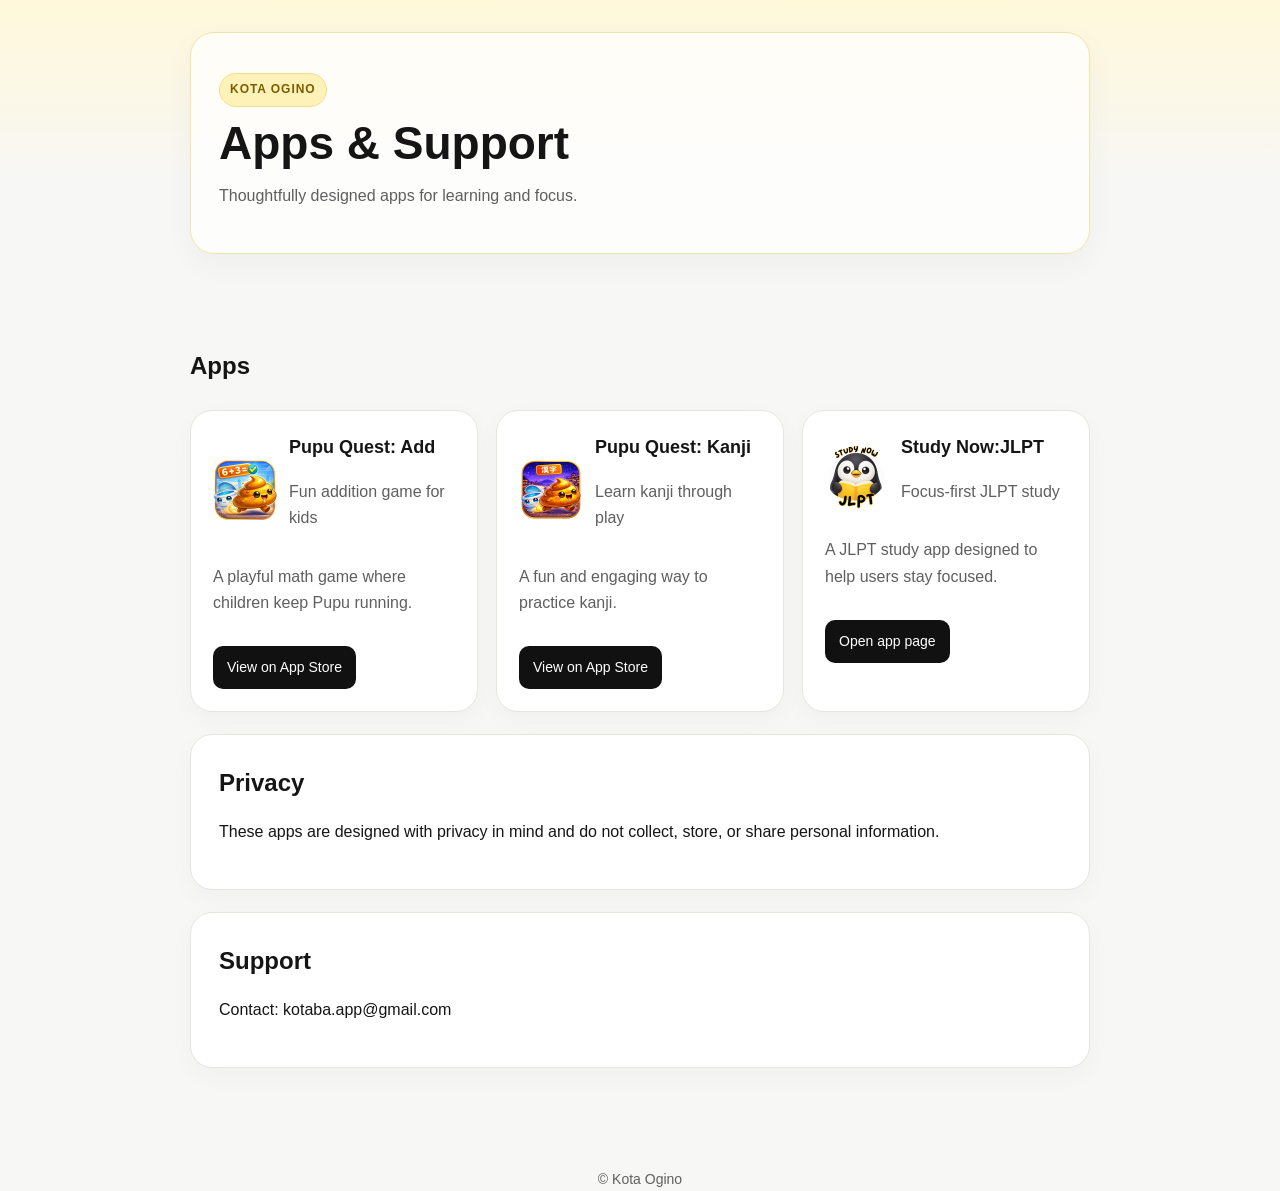
<file: index.html>
<!DOCTYPE html>
<html lang="en">
<head>
  <meta charset="utf-8" />
  <meta name="viewport" content="width=device-width, initial-scale=1" />
  <title>Kota Ogino | Apps</title>
  <link rel="stylesheet" href="style.css" />
</head>
<body>

<header class="hero">
  <div class="container">
    <div class="hero-card">
      <p class="eyebrow">Kota Ogino</p>
      <h1>Apps & Support</h1>
      <p class="hero-copy">
        Thoughtfully designed apps for learning and focus.
      </p>
    </div>
  </div>
</header>

<main class="container">

  <!-- APPS -->
  <section class="section">
    <h2>Apps</h2>

    <div class="app-grid">

      <article class="app-card">
        <div class="app-top">
          <img src="pupuadd.png" class="app-icon-image" />
          <div>
            <h3>Pupu Quest: Add</h3>
            <p class="app-tagline">Fun addition game for kids</p>
          </div>
        </div>
        <p class="app-desc">A playful math game where children keep Pupu running.</p>
        <a class="btn btn-primary" href="https://apps.apple.com/jp/app/pupu-quest-add/id6758855396?l=en-US">View on App Store</a>
      </article>

      <article class="app-card">
        <div class="app-top">
          <img src="pupukanji.png" class="app-icon-image" />
          <div>
            <h3>Pupu Quest: Kanji</h3>
            <p class="app-tagline">Learn kanji through play</p>
          </div>
        </div>
        <p class="app-desc">A fun and engaging way to practice kanji.</p>
        <a class="btn btn-primary" href="https://apps.apple.com/jp/app/pupu-quest-elementary-kanji/id6759417474?l=en-US">View on App Store</a>
      </article>

      <article class="app-card">

  <div class="app-top">
    <img src="studynow.png" class="app-icon-image" />
    <div>
      <h3>Study Now:JLPT</h3>
      <p class="app-tagline">Focus-first JLPT study</p>
    </div>
  </div>
      
  <p class="app-desc">
    A JLPT study app designed to help users stay focused.
  </p>
      
  <a class="btn btn-primary" href="study-now-jlpt.html">
    Open app page
  </a>
      </article>
    </div>
  </section>
  <!-- PRIVACY -->
<section class="section legal">
  <h2>Privacy</h2>
  <p>
    These apps are designed with privacy in mind and do not collect,
    store, or share personal information.
  </p>
</section>

  <!-- SUPPORT -->
  <section class="section legal">
    <h2>Support</h2>
    <p>Contact: kotaba.app@gmail.com</p>
  </section>

</main>

<footer class="footer">
  © Kota Ogino
</footer>

</body>
</html>
</file>
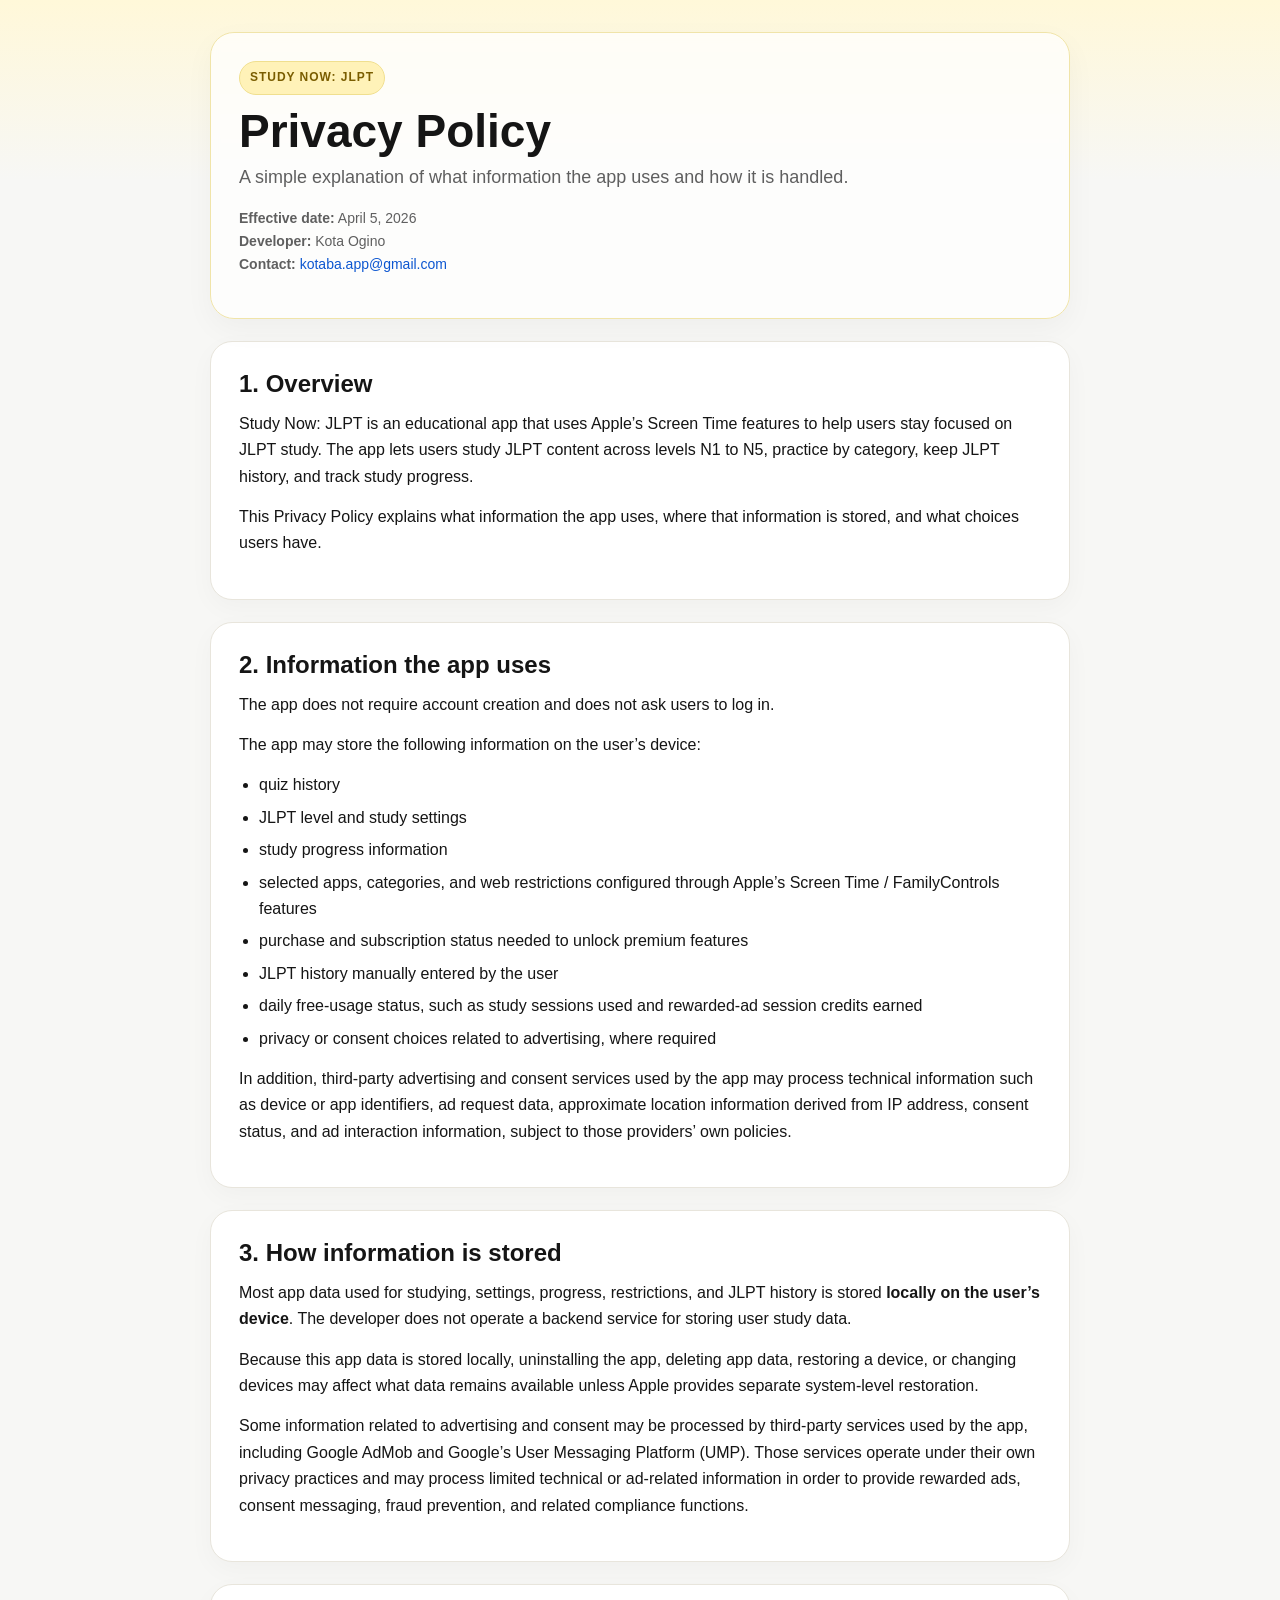
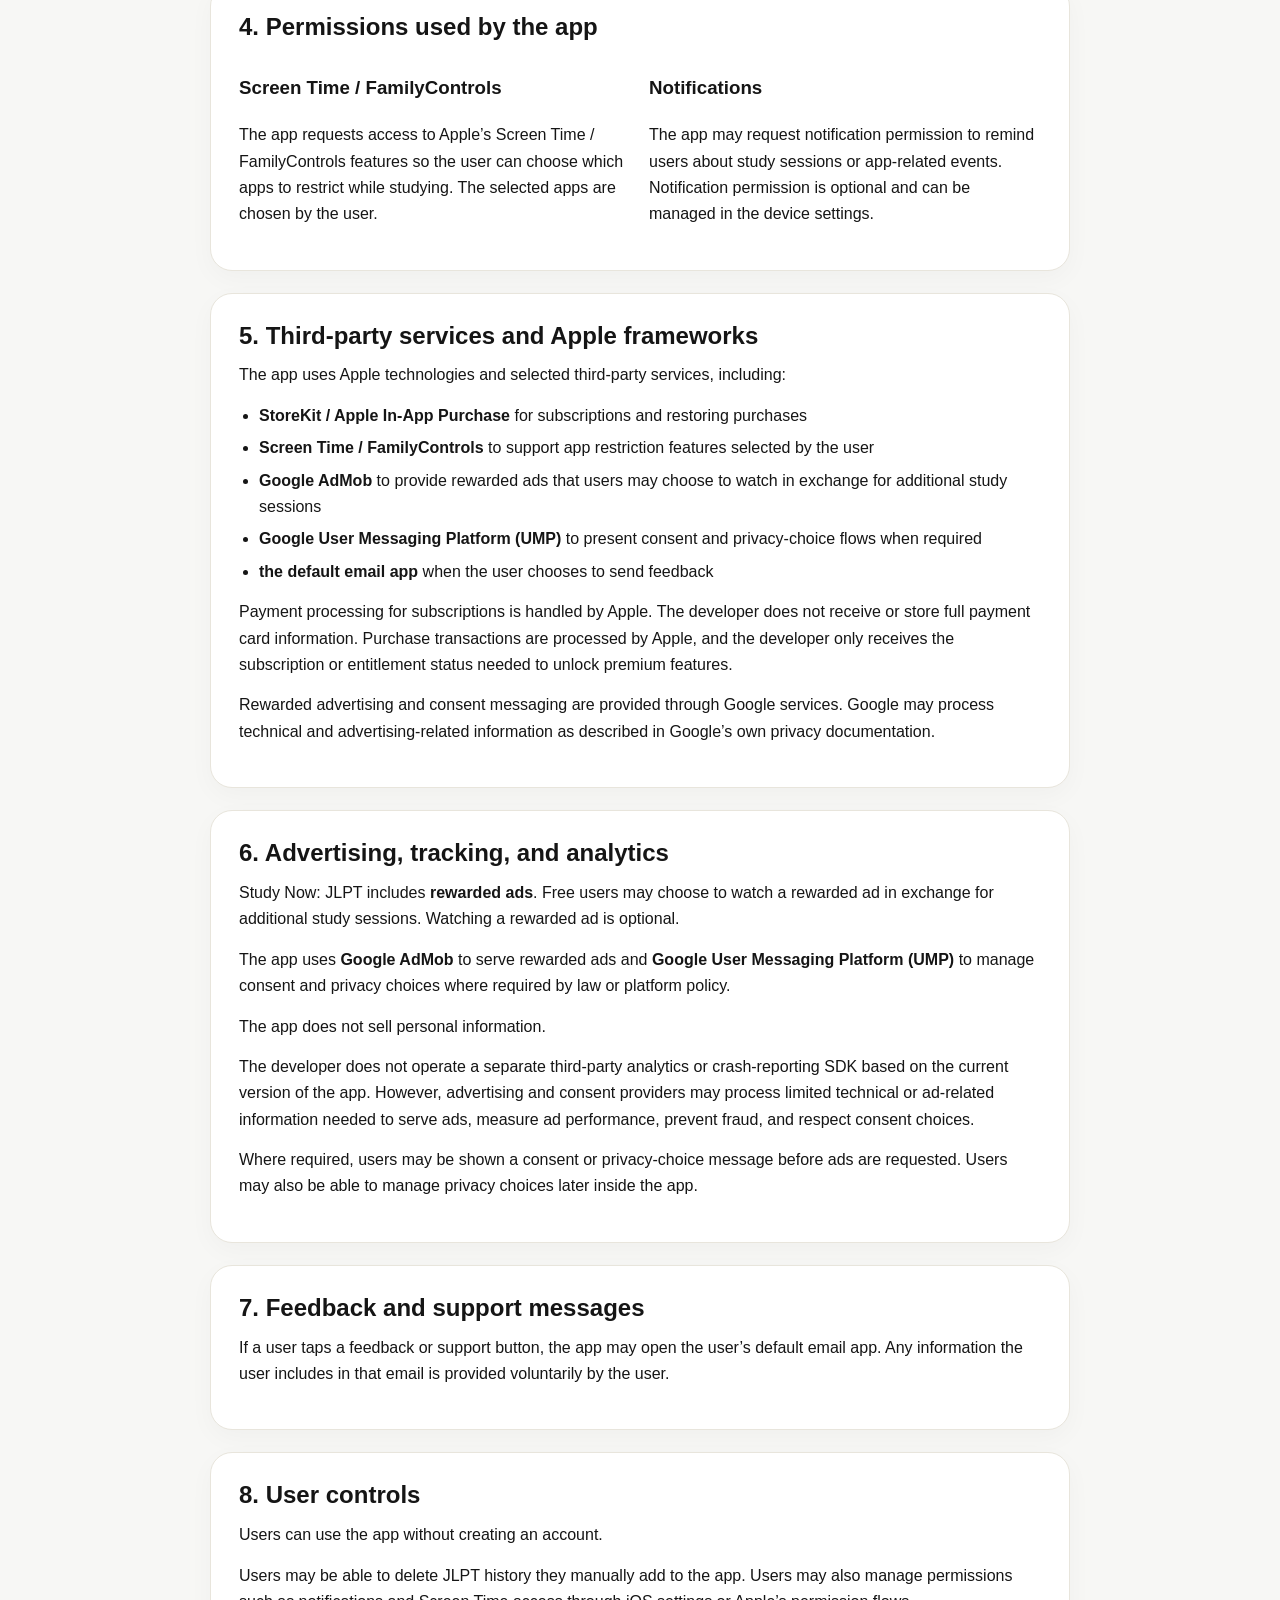
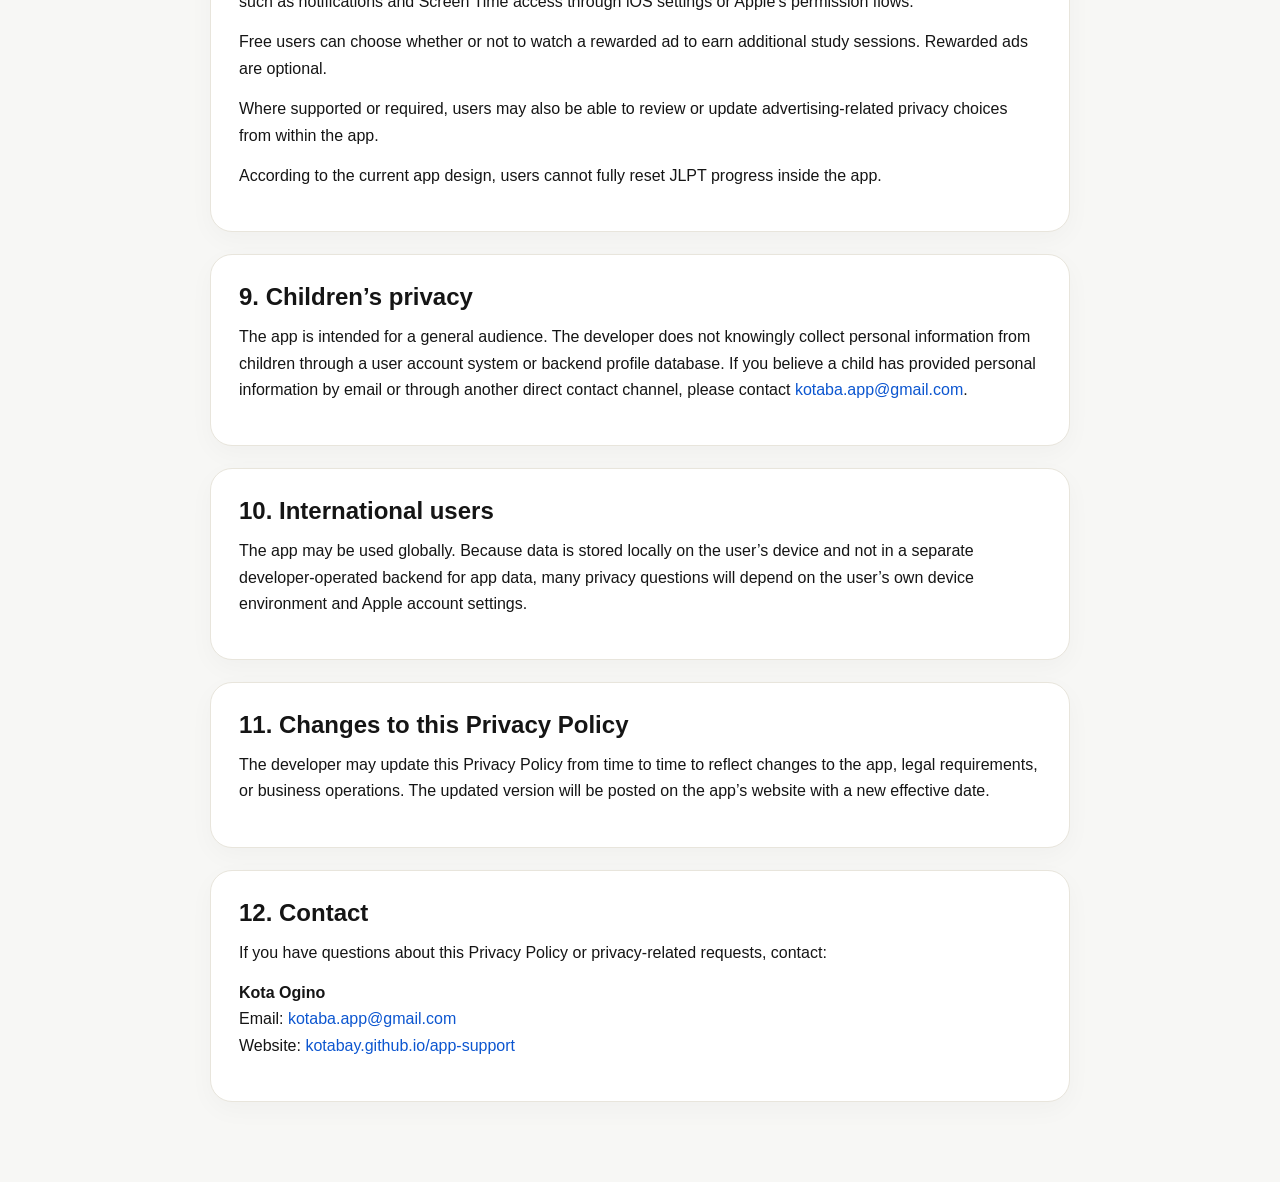
<file: study-now-jlpt-privacy.html>
<!doctype html>
<html lang="en">
<head>
  <meta charset="utf-8" />
  <meta name="viewport" content="width=device-width, initial-scale=1" />
  <title>Privacy Policy — Study Now: JLPT</title>
  <style>
    :root {
      --bg: #f7f7f5;
      --card: #ffffff;
      --text: #151515;
      --muted: #5f5f5f;
      --line: #e8e5dc;
      --accent: #e9c64a;
      --accent-dark: #7a5d00;
    }
    * { box-sizing: border-box; }
    body {
      margin: 0;
      font-family: -apple-system, BlinkMacSystemFont, "Segoe UI", Roboto, Helvetica, Arial, sans-serif;
      background: linear-gradient(180deg, #fff8d9 0, var(--bg) 180px);
      color: var(--text);
      line-height: 1.65;
    }
    .wrap { max-width: 900px; margin: 0 auto; padding: 32px 20px 80px; }
    .hero {
      background: rgba(255,255,255,0.72);
      backdrop-filter: blur(4px);
      border: 1px solid #f0e4a9;
      border-radius: 24px;
      padding: 28px;
      box-shadow: 0 10px 30px rgba(0,0,0,0.04);
    }
    .eyebrow {
      display: inline-block;
      font-size: 12px;
      letter-spacing: .08em;
      text-transform: uppercase;
      color: var(--accent-dark);
      background: #fff2b8;
      border: 1px solid #f0df8f;
      border-radius: 999px;
      padding: 6px 10px;
      margin-bottom: 12px;
      font-weight: 700;
    }
    h1 { margin: 0 0 8px; font-size: clamp(32px, 6vw, 46px); line-height: 1.05; }
    .sub { margin: 0; color: var(--muted); font-size: 18px; }
    .meta { margin-top: 14px; color: var(--muted); font-size: 14px; }
    .card {
      background: var(--card);
      border: 1px solid var(--line);
      border-radius: 22px;
      padding: 28px;
      margin-top: 22px;
      box-shadow: 0 8px 26px rgba(0,0,0,0.03);
    }
    h2 {
      margin: 0 0 12px;
      font-size: 24px;
      line-height: 1.2;
    }
    p { margin: 0 0 14px; }
    ul { margin: 0 0 14px 20px; padding: 0; }
    li { margin: 6px 0; }
    a { color: #0c56d0; text-decoration: none; }
    a:hover { text-decoration: underline; }
    .small { color: var(--muted); font-size: 14px; }
    .grid { display: grid; grid-template-columns: 1fr; gap: 18px; }
    @media (min-width: 760px) { .grid { grid-template-columns: 1fr 1fr; } }
  </style>
</head>
<body>
  <main class="wrap">
    <section class="hero">
      <div class="eyebrow">Study Now: JLPT</div>
      <h1>Privacy Policy</h1>
      <p class="sub">A simple explanation of what information the app uses and how it is handled.</p>
      <p class="meta"><strong>Effective date:</strong> April 5, 2026<br>
      <strong>Developer:</strong> Kota Ogino<br>
      <strong>Contact:</strong> <a href="mailto:kotaba.app@gmail.com">kotaba.app@gmail.com</a></p>
    </section>

    <section class="card">
      <h2>1. Overview</h2>
      <p>Study Now: JLPT is an educational app that uses Apple’s Screen Time features to help users stay focused on JLPT study. The app lets users study JLPT content across levels N1 to N5, practice by category, keep JLPT history, and track study progress.</p>
      <p>This Privacy Policy explains what information the app uses, where that information is stored, and what choices users have.</p>
    </section>

<section class="card">
  <h2>2. Information the app uses</h2>
  <p>The app does not require account creation and does not ask users to log in.</p>
  <p>The app may store the following information on the user’s device:</p>
  <ul>
    <li>quiz history</li>
    <li>JLPT level and study settings</li>
    <li>study progress information</li>
    <li>selected apps, categories, and web restrictions configured through Apple’s Screen Time / FamilyControls features</li>
    <li>purchase and subscription status needed to unlock premium features</li>
    <li>JLPT history manually entered by the user</li>
    <li>daily free-usage status, such as study sessions used and rewarded-ad session credits earned</li>
    <li>privacy or consent choices related to advertising, where required</li>
  </ul>
  <p>In addition, third-party advertising and consent services used by the app may process technical information such as device or app identifiers, ad request data, approximate location information derived from IP address, consent status, and ad interaction information, subject to those providers’ own policies.</p>
</section>


<section class="card">
  <h2>3. How information is stored</h2>
  <p>Most app data used for studying, settings, progress, restrictions, and JLPT history is stored <strong>locally on the user’s device</strong>. The developer does not operate a backend service for storing user study data.</p>
  <p>Because this app data is stored locally, uninstalling the app, deleting app data, restoring a device, or changing devices may affect what data remains available unless Apple provides separate system-level restoration.</p>
  <p>Some information related to advertising and consent may be processed by third-party services used by the app, including Google AdMob and Google’s User Messaging Platform (UMP). Those services operate under their own privacy practices and may process limited technical or ad-related information in order to provide rewarded ads, consent messaging, fraud prevention, and related compliance functions.</p>
</section>


    <section class="card">
      <h2>4. Permissions used by the app</h2>
      <div class="grid">
        <div>
          <h3>Screen Time / FamilyControls</h3>
          <p>The app requests access to Apple’s Screen Time / FamilyControls features so the user can choose which apps to restrict while studying. The selected apps are chosen by the user.</p>
        </div>
        <div>
          <h3>Notifications</h3>
          <p>The app may request notification permission to remind users about study sessions or app-related events. Notification permission is optional and can be managed in the device settings.</p>
        </div>
      </div>
    </section>

<section class="card">
  <h2>5. Third-party services and Apple frameworks</h2>
  <p>The app uses Apple technologies and selected third-party services, including:</p>
  <ul>
    <li><strong>StoreKit / Apple In-App Purchase</strong> for subscriptions and restoring purchases</li>
    <li><strong>Screen Time / FamilyControls</strong> to support app restriction features selected by the user</li>
    <li><strong>Google AdMob</strong> to provide rewarded ads that users may choose to watch in exchange for additional study sessions</li>
    <li><strong>Google User Messaging Platform (UMP)</strong> to present consent and privacy-choice flows when required</li>
    <li><strong>the default email app</strong> when the user chooses to send feedback</li>
  </ul>
  <p>Payment processing for subscriptions is handled by Apple. The developer does not receive or store full payment card information. Purchase transactions are processed by Apple, and the developer only receives the subscription or entitlement status needed to unlock premium features.</p>
  <p>Rewarded advertising and consent messaging are provided through Google services. Google may process technical and advertising-related information as described in Google’s own privacy documentation.</p>
</section>


<section class="card">
  <h2>6. Advertising, tracking, and analytics</h2>
  <p>Study Now: JLPT includes <strong>rewarded ads</strong>. Free users may choose to watch a rewarded ad in exchange for additional study sessions. Watching a rewarded ad is optional.</p>
  <p>The app uses <strong>Google AdMob</strong> to serve rewarded ads and <strong>Google User Messaging Platform (UMP)</strong> to manage consent and privacy choices where required by law or platform policy.</p>
  <p>The app does not sell personal information.</p>
  <p>The developer does not operate a separate third-party analytics or crash-reporting SDK based on the current version of the app. However, advertising and consent providers may process limited technical or ad-related information needed to serve ads, measure ad performance, prevent fraud, and respect consent choices.</p>
  <p>Where required, users may be shown a consent or privacy-choice message before ads are requested. Users may also be able to manage privacy choices later inside the app.</p>
</section>


    <section class="card">
      <h2>7. Feedback and support messages</h2>
      <p>If a user taps a feedback or support button, the app may open the user’s default email app. Any information the user includes in that email is provided voluntarily by the user.</p>
    </section>

<section class="card">
  <h2>8. User controls</h2>
  <p>Users can use the app without creating an account.</p>
  <p>Users may be able to delete JLPT history they manually add to the app. Users may also manage permissions such as notifications and Screen Time access through iOS settings or Apple’s permission flows.</p>
  <p>Free users can choose whether or not to watch a rewarded ad to earn additional study sessions. Rewarded ads are optional.</p>
  <p>Where supported or required, users may also be able to review or update advertising-related privacy choices from within the app.</p>
  <p>According to the current app design, users cannot fully reset JLPT progress inside the app.</p>
</section>


    <section class="card">
      <h2>9. Children’s privacy</h2>
      <p>The app is intended for a general audience. The developer does not knowingly collect personal information from children through a user account system or backend profile database. If you believe a child has provided personal information by email or through another direct contact channel, please contact <a href="mailto:kotaba.app@gmail.com">kotaba.app@gmail.com</a>.</p>
    </section>

    <section class="card">
      <h2>10. International users</h2>
      <p>The app may be used globally. Because data is stored locally on the user’s device and not in a separate developer-operated backend for app data, many privacy questions will depend on the user’s own device environment and Apple account settings.</p>
    </section>

    <section class="card">
      <h2>11. Changes to this Privacy Policy</h2>
      <p>The developer may update this Privacy Policy from time to time to reflect changes to the app, legal requirements, or business operations. The updated version will be posted on the app’s website with a new effective date.</p>
    </section>

    <section class="card">
      <h2>12. Contact</h2>
      <p>If you have questions about this Privacy Policy or privacy-related requests, contact:</p>
      <p><strong>Kota Ogino</strong><br>
      Email: <a href="mailto:kotaba.app@gmail.com">kotaba.app@gmail.com</a><br>
      Website: <a href="https://kotabay.github.io/app-support/">kotabay.github.io/app-support</a></p>
    </section>
  </main>
</body>
</html>
</file>
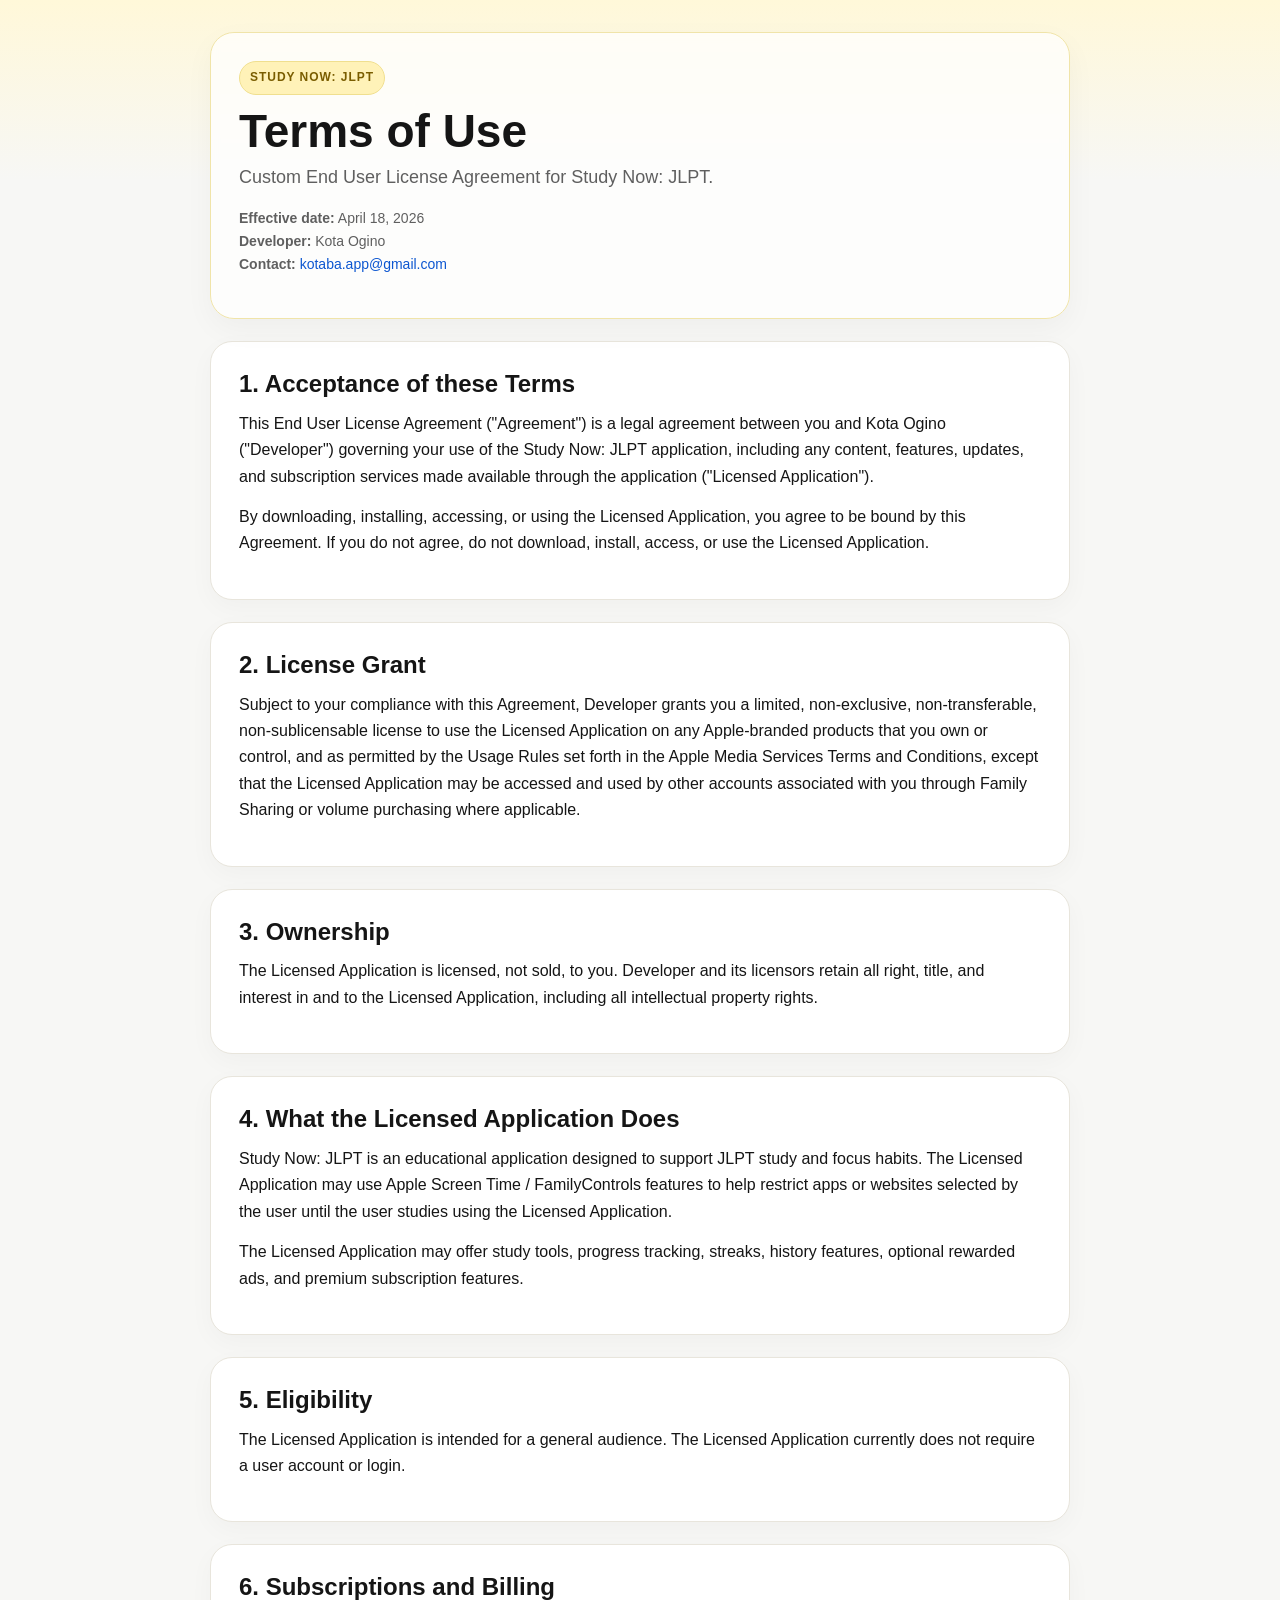
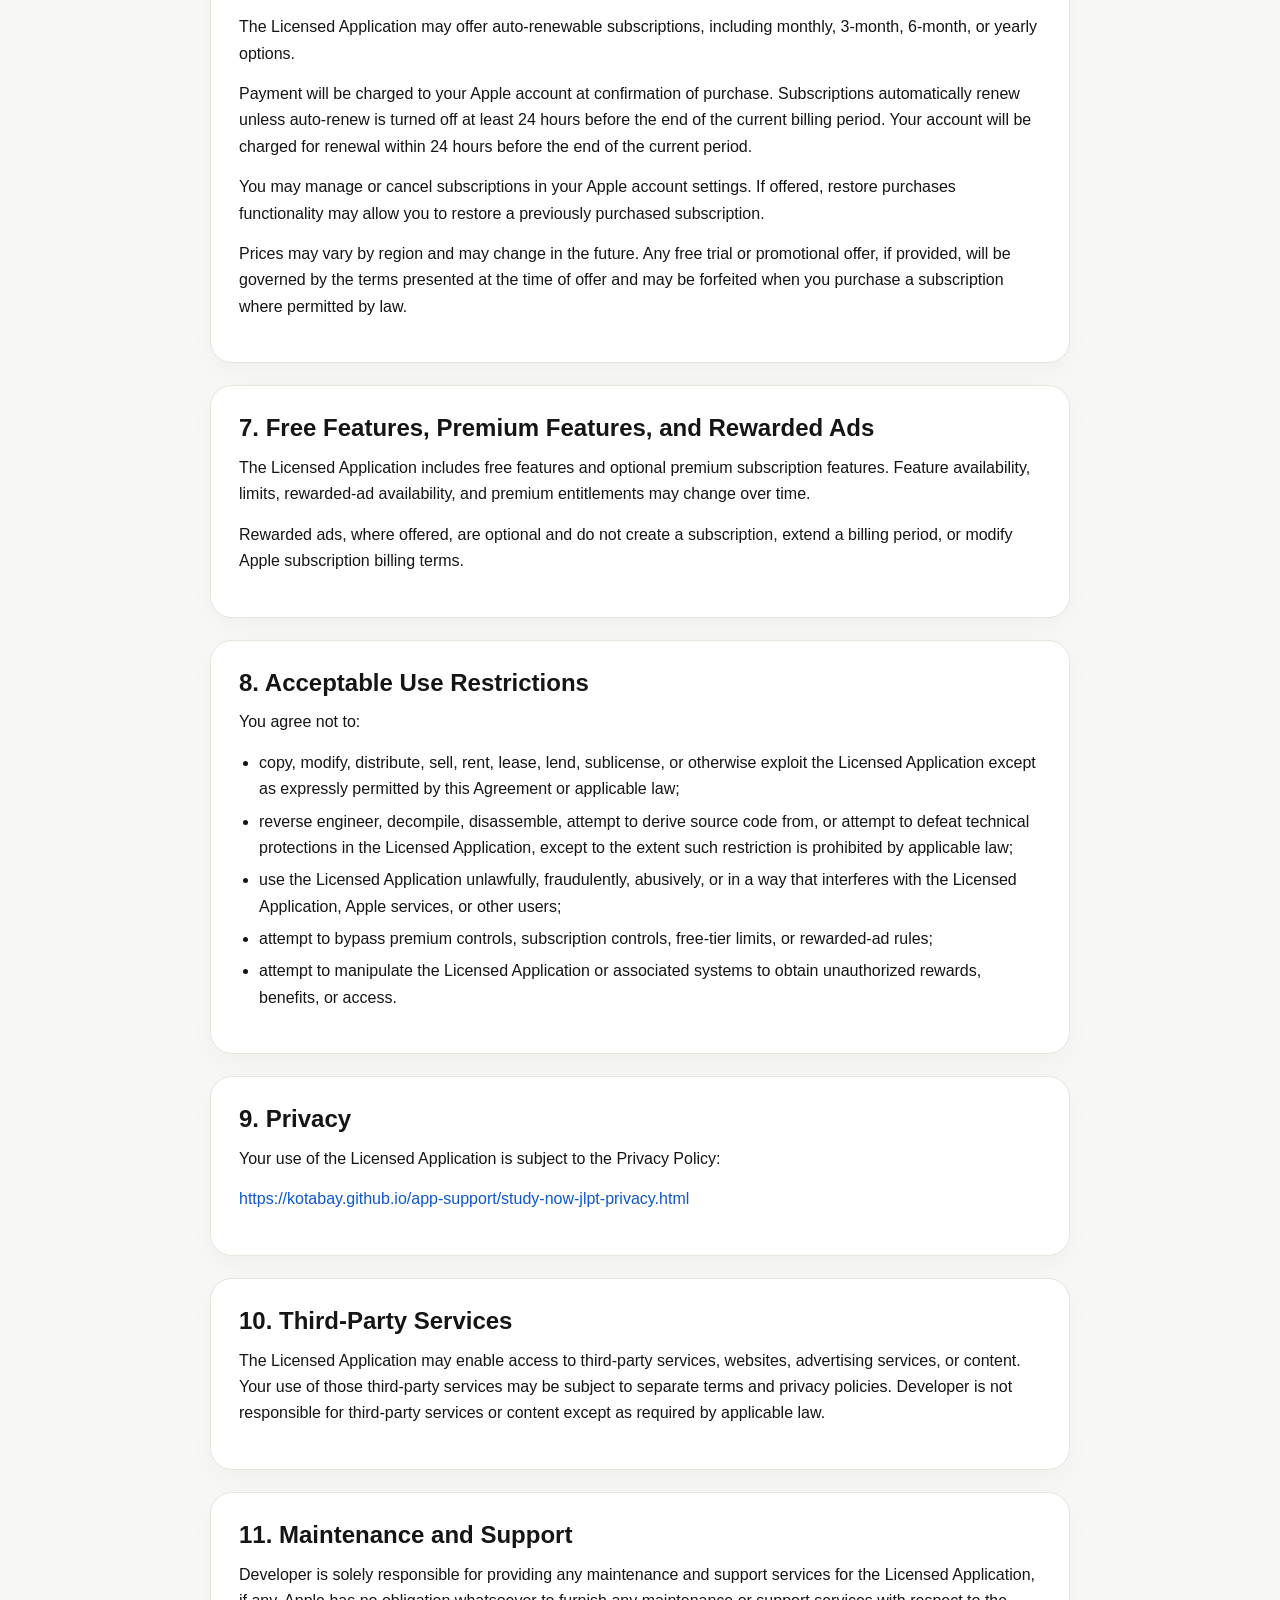
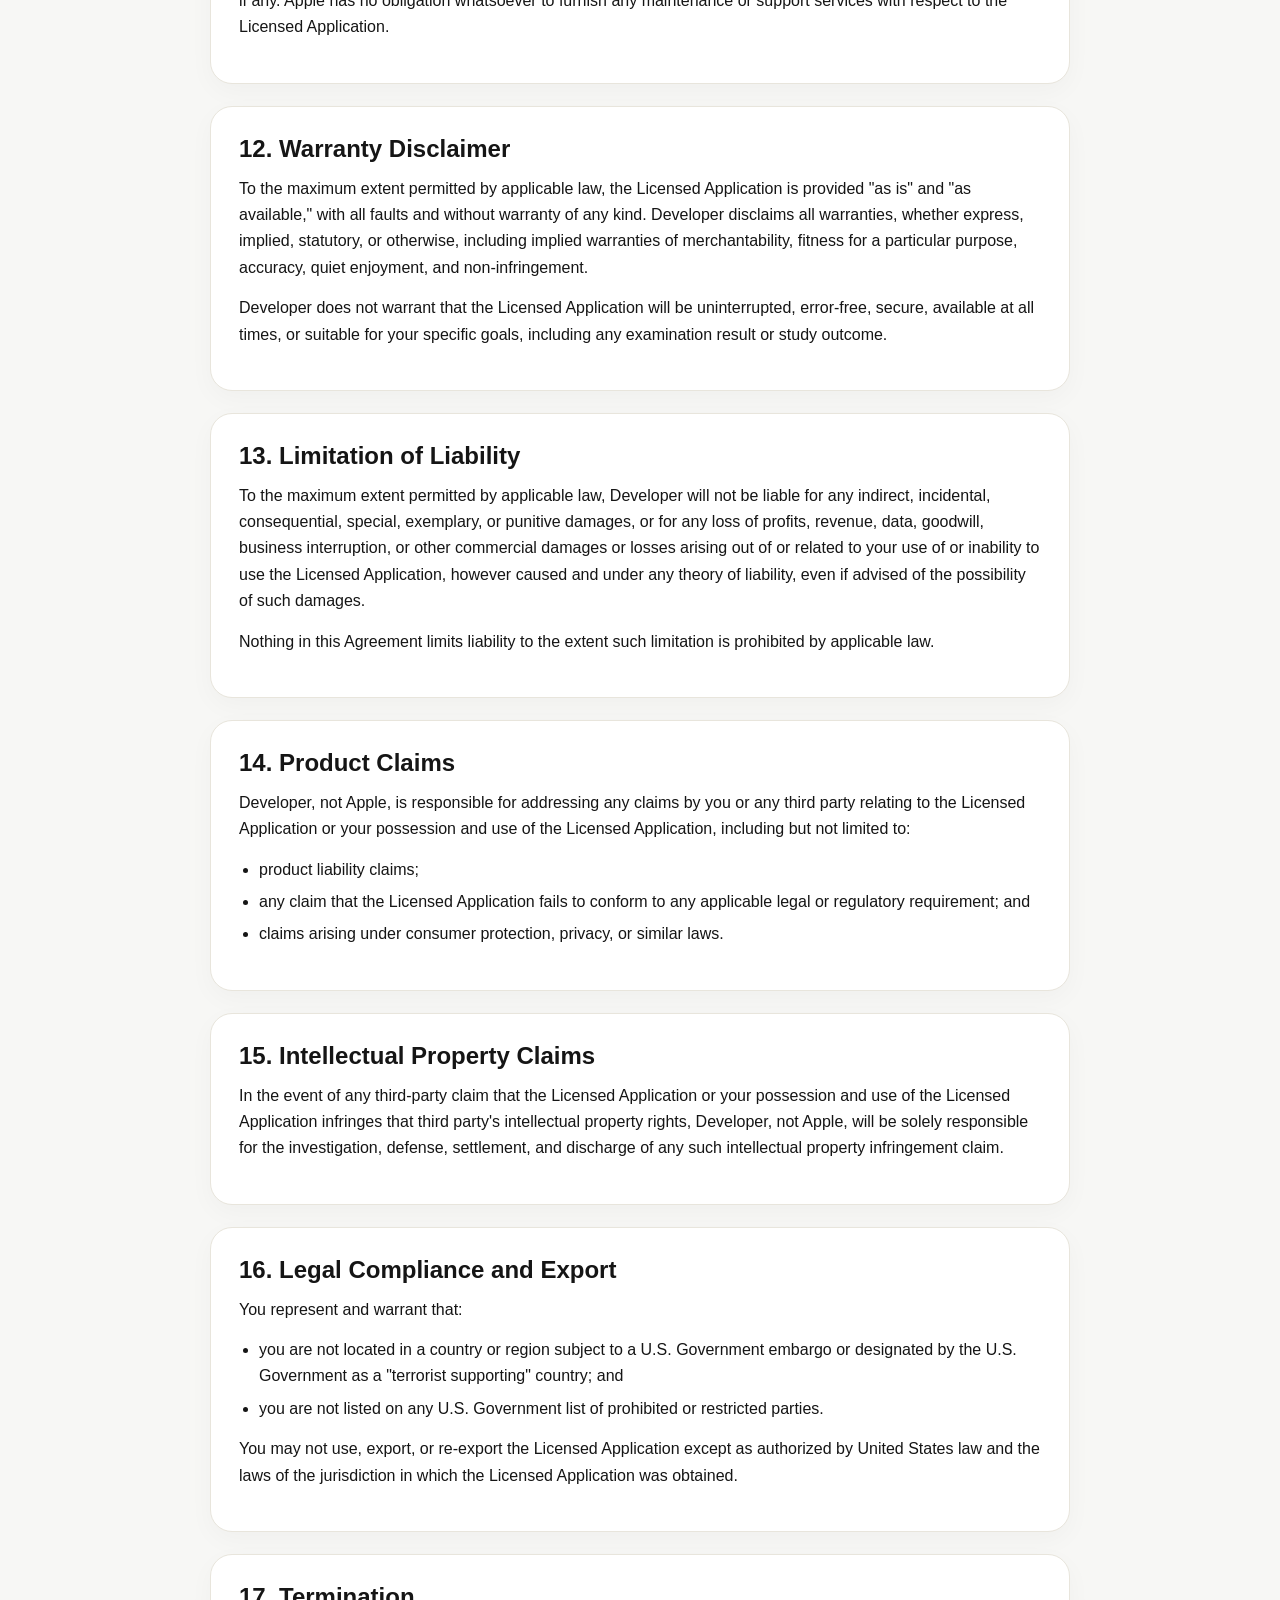
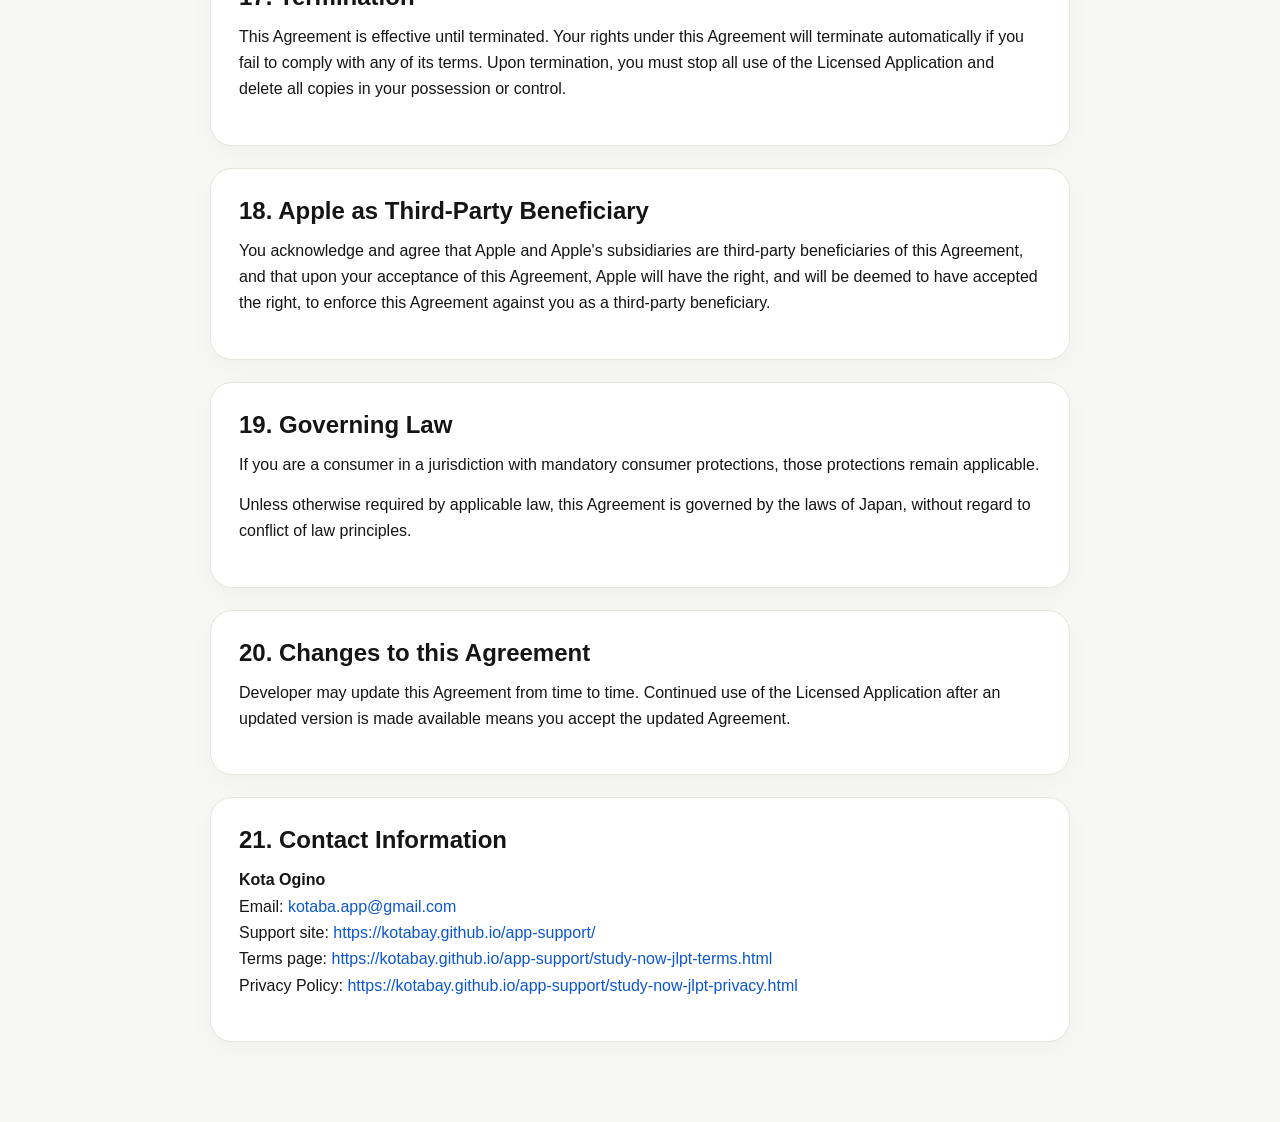
<file: study-now-jlpt-terms.html>
<!doctype html>
<html lang="en">
<head>
  <meta charset="utf-8" />
  <meta name="viewport" content="width=device-width, initial-scale=1" />
  <title>Terms of Use — Study Now: JLPT</title>
  <style>
    :root {
      --bg: #f7f7f5;
      --card: #ffffff;
      --text: #151515;
      --muted: #5f5f5f;
      --line: #e8e5dc;
      --accent: #e9c64a;
      --accent-dark: #7a5d00;
    }
    * { box-sizing: border-box; }
    body {
      margin: 0;
      font-family: -apple-system, BlinkMacSystemFont, "Segoe UI", Roboto, Helvetica, Arial, sans-serif;
      background: linear-gradient(180deg, #fff8d9 0, var(--bg) 180px);
      color: var(--text);
      line-height: 1.65;
    }
    .wrap { max-width: 900px; margin: 0 auto; padding: 32px 20px 80px; }
    .hero {
      background: rgba(255,255,255,0.72);
      backdrop-filter: blur(4px);
      border: 1px solid #f0e4a9;
      border-radius: 24px;
      padding: 28px;
      box-shadow: 0 10px 30px rgba(0,0,0,0.04);
    }
    .eyebrow {
      display: inline-block;
      font-size: 12px;
      letter-spacing: .08em;
      text-transform: uppercase;
      color: var(--accent-dark);
      background: #fff2b8;
      border: 1px solid #f0df8f;
      border-radius: 999px;
      padding: 6px 10px;
      margin-bottom: 12px;
      font-weight: 700;
    }
    h1 { margin: 0 0 8px; font-size: clamp(32px, 6vw, 46px); line-height: 1.05; }
    .sub { margin: 0; color: var(--muted); font-size: 18px; }
    .meta { margin-top: 14px; color: var(--muted); font-size: 14px; }
    .card {
      background: var(--card);
      border: 1px solid var(--line);
      border-radius: 22px;
      padding: 28px;
      margin-top: 22px;
      box-shadow: 0 8px 26px rgba(0,0,0,0.03);
    }
    h2 {
      margin: 0 0 12px;
      font-size: 24px;
      line-height: 1.2;
    }
    p { margin: 0 0 14px; }
    ul { margin: 0 0 14px 20px; padding: 0; }
    li { margin: 6px 0; }
    a { color: #0c56d0; text-decoration: none; }
    a:hover { text-decoration: underline; }
    .small { color: var(--muted); font-size: 14px; }
  </style>
</head>
<body>
  <main class="wrap">
    <section class="hero">
      <div class="eyebrow">Study Now: JLPT</div>
      <h1>Terms of Use</h1>
      <p class="sub">Custom End User License Agreement for Study Now: JLPT.</p>
      <p class="meta"><strong>Effective date:</strong> April 18, 2026<br>
      <strong>Developer:</strong> Kota Ogino<br>
      <strong>Contact:</strong> <a href="mailto:kotaba.app@gmail.com">kotaba.app@gmail.com</a></p>
    </section>

    <section class="card">
      <h2>1. Acceptance of these Terms</h2>
      <p>This End User License Agreement ("Agreement") is a legal agreement between you and Kota Ogino ("Developer") governing your use of the Study Now: JLPT application, including any content, features, updates, and subscription services made available through the application ("Licensed Application").</p>
      <p>By downloading, installing, accessing, or using the Licensed Application, you agree to be bound by this Agreement. If you do not agree, do not download, install, access, or use the Licensed Application.</p>
    </section>

    <section class="card">
      <h2>2. License Grant</h2>
      <p>Subject to your compliance with this Agreement, Developer grants you a limited, non-exclusive, non-transferable, non-sublicensable license to use the Licensed Application on any Apple-branded products that you own or control, and as permitted by the Usage Rules set forth in the Apple Media Services Terms and Conditions, except that the Licensed Application may be accessed and used by other accounts associated with you through Family Sharing or volume purchasing where applicable.</p>
    </section>

    <section class="card">
      <h2>3. Ownership</h2>
      <p>The Licensed Application is licensed, not sold, to you. Developer and its licensors retain all right, title, and interest in and to the Licensed Application, including all intellectual property rights.</p>
    </section>

    <section class="card">
      <h2>4. What the Licensed Application Does</h2>
      <p>Study Now: JLPT is an educational application designed to support JLPT study and focus habits. The Licensed Application may use Apple Screen Time / FamilyControls features to help restrict apps or websites selected by the user until the user studies using the Licensed Application.</p>
      <p>The Licensed Application may offer study tools, progress tracking, streaks, history features, optional rewarded ads, and premium subscription features.</p>
    </section>

    <section class="card">
      <h2>5. Eligibility</h2>
      <p>The Licensed Application is intended for a general audience. The Licensed Application currently does not require a user account or login.</p>
    </section>

    <section class="card">
      <h2>6. Subscriptions and Billing</h2>
      <p>The Licensed Application may offer auto-renewable subscriptions, including monthly, 3-month, 6-month, or yearly options.</p>
      <p>Payment will be charged to your Apple account at confirmation of purchase. Subscriptions automatically renew unless auto-renew is turned off at least 24 hours before the end of the current billing period. Your account will be charged for renewal within 24 hours before the end of the current period.</p>
      <p>You may manage or cancel subscriptions in your Apple account settings. If offered, restore purchases functionality may allow you to restore a previously purchased subscription.</p>
      <p>Prices may vary by region and may change in the future. Any free trial or promotional offer, if provided, will be governed by the terms presented at the time of offer and may be forfeited when you purchase a subscription where permitted by law.</p>
    </section>

    <section class="card">
      <h2>7. Free Features, Premium Features, and Rewarded Ads</h2>
      <p>The Licensed Application includes free features and optional premium subscription features. Feature availability, limits, rewarded-ad availability, and premium entitlements may change over time.</p>
      <p>Rewarded ads, where offered, are optional and do not create a subscription, extend a billing period, or modify Apple subscription billing terms.</p>
    </section>

    <section class="card">
      <h2>8. Acceptable Use Restrictions</h2>
      <p>You agree not to:</p>
      <ul>
        <li>copy, modify, distribute, sell, rent, lease, lend, sublicense, or otherwise exploit the Licensed Application except as expressly permitted by this Agreement or applicable law;</li>
        <li>reverse engineer, decompile, disassemble, attempt to derive source code from, or attempt to defeat technical protections in the Licensed Application, except to the extent such restriction is prohibited by applicable law;</li>
        <li>use the Licensed Application unlawfully, fraudulently, abusively, or in a way that interferes with the Licensed Application, Apple services, or other users;</li>
        <li>attempt to bypass premium controls, subscription controls, free-tier limits, or rewarded-ad rules;</li>
        <li>attempt to manipulate the Licensed Application or associated systems to obtain unauthorized rewards, benefits, or access.</li>
      </ul>
    </section>

    <section class="card">
      <h2>9. Privacy</h2>
      <p>Your use of the Licensed Application is subject to the Privacy Policy:</p>
      <p><a href="https://kotabay.github.io/app-support/study-now-jlpt-privacy.html">https://kotabay.github.io/app-support/study-now-jlpt-privacy.html</a></p>
    </section>

    <section class="card">
      <h2>10. Third-Party Services</h2>
      <p>The Licensed Application may enable access to third-party services, websites, advertising services, or content. Your use of those third-party services may be subject to separate terms and privacy policies. Developer is not responsible for third-party services or content except as required by applicable law.</p>
    </section>

    <section class="card">
      <h2>11. Maintenance and Support</h2>
      <p>Developer is solely responsible for providing any maintenance and support services for the Licensed Application, if any. Apple has no obligation whatsoever to furnish any maintenance or support services with respect to the Licensed Application.</p>
    </section>

    <section class="card">
      <h2>12. Warranty Disclaimer</h2>
      <p>To the maximum extent permitted by applicable law, the Licensed Application is provided "as is" and "as available," with all faults and without warranty of any kind. Developer disclaims all warranties, whether express, implied, statutory, or otherwise, including implied warranties of merchantability, fitness for a particular purpose, accuracy, quiet enjoyment, and non-infringement.</p>
      <p>Developer does not warrant that the Licensed Application will be uninterrupted, error-free, secure, available at all times, or suitable for your specific goals, including any examination result or study outcome.</p>
    </section>

    <section class="card">
      <h2>13. Limitation of Liability</h2>
      <p>To the maximum extent permitted by applicable law, Developer will not be liable for any indirect, incidental, consequential, special, exemplary, or punitive damages, or for any loss of profits, revenue, data, goodwill, business interruption, or other commercial damages or losses arising out of or related to your use of or inability to use the Licensed Application, however caused and under any theory of liability, even if advised of the possibility of such damages.</p>
      <p>Nothing in this Agreement limits liability to the extent such limitation is prohibited by applicable law.</p>
    </section>

    <section class="card">
      <h2>14. Product Claims</h2>
      <p>Developer, not Apple, is responsible for addressing any claims by you or any third party relating to the Licensed Application or your possession and use of the Licensed Application, including but not limited to:</p>
      <ul>
        <li>product liability claims;</li>
        <li>any claim that the Licensed Application fails to conform to any applicable legal or regulatory requirement; and</li>
        <li>claims arising under consumer protection, privacy, or similar laws.</li>
      </ul>
    </section>

    <section class="card">
      <h2>15. Intellectual Property Claims</h2>
      <p>In the event of any third-party claim that the Licensed Application or your possession and use of the Licensed Application infringes that third party's intellectual property rights, Developer, not Apple, will be solely responsible for the investigation, defense, settlement, and discharge of any such intellectual property infringement claim.</p>
    </section>

    <section class="card">
      <h2>16. Legal Compliance and Export</h2>
      <p>You represent and warrant that:</p>
      <ul>
        <li>you are not located in a country or region subject to a U.S. Government embargo or designated by the U.S. Government as a "terrorist supporting" country; and</li>
        <li>you are not listed on any U.S. Government list of prohibited or restricted parties.</li>
      </ul>
      <p>You may not use, export, or re-export the Licensed Application except as authorized by United States law and the laws of the jurisdiction in which the Licensed Application was obtained.</p>
    </section>

    <section class="card">
      <h2>17. Termination</h2>
      <p>This Agreement is effective until terminated. Your rights under this Agreement will terminate automatically if you fail to comply with any of its terms. Upon termination, you must stop all use of the Licensed Application and delete all copies in your possession or control.</p>
    </section>

    <section class="card">
      <h2>18. Apple as Third-Party Beneficiary</h2>
      <p>You acknowledge and agree that Apple and Apple's subsidiaries are third-party beneficiaries of this Agreement, and that upon your acceptance of this Agreement, Apple will have the right, and will be deemed to have accepted the right, to enforce this Agreement against you as a third-party beneficiary.</p>
    </section>

    <section class="card">
      <h2>19. Governing Law</h2>
      <p>If you are a consumer in a jurisdiction with mandatory consumer protections, those protections remain applicable.</p>
      <p>Unless otherwise required by applicable law, this Agreement is governed by the laws of Japan, without regard to conflict of law principles.</p>
    </section>

    <section class="card">
      <h2>20. Changes to this Agreement</h2>
      <p>Developer may update this Agreement from time to time. Continued use of the Licensed Application after an updated version is made available means you accept the updated Agreement.</p>
    </section>

    <section class="card">
      <h2>21. Contact Information</h2>
      <p><strong>Kota Ogino</strong><br>
      Email: <a href="mailto:kotaba.app@gmail.com">kotaba.app@gmail.com</a><br>
      Support site: <a href="https://kotabay.github.io/app-support/">https://kotabay.github.io/app-support/</a><br>
      Terms page: <a href="https://kotabay.github.io/app-support/study-now-jlpt-terms.html">https://kotabay.github.io/app-support/study-now-jlpt-terms.html</a><br>
      Privacy Policy: <a href="https://kotabay.github.io/app-support/study-now-jlpt-privacy.html">https://kotabay.github.io/app-support/study-now-jlpt-privacy.html</a></p>
    </section>
  </main>
</body>
</html>
</file>
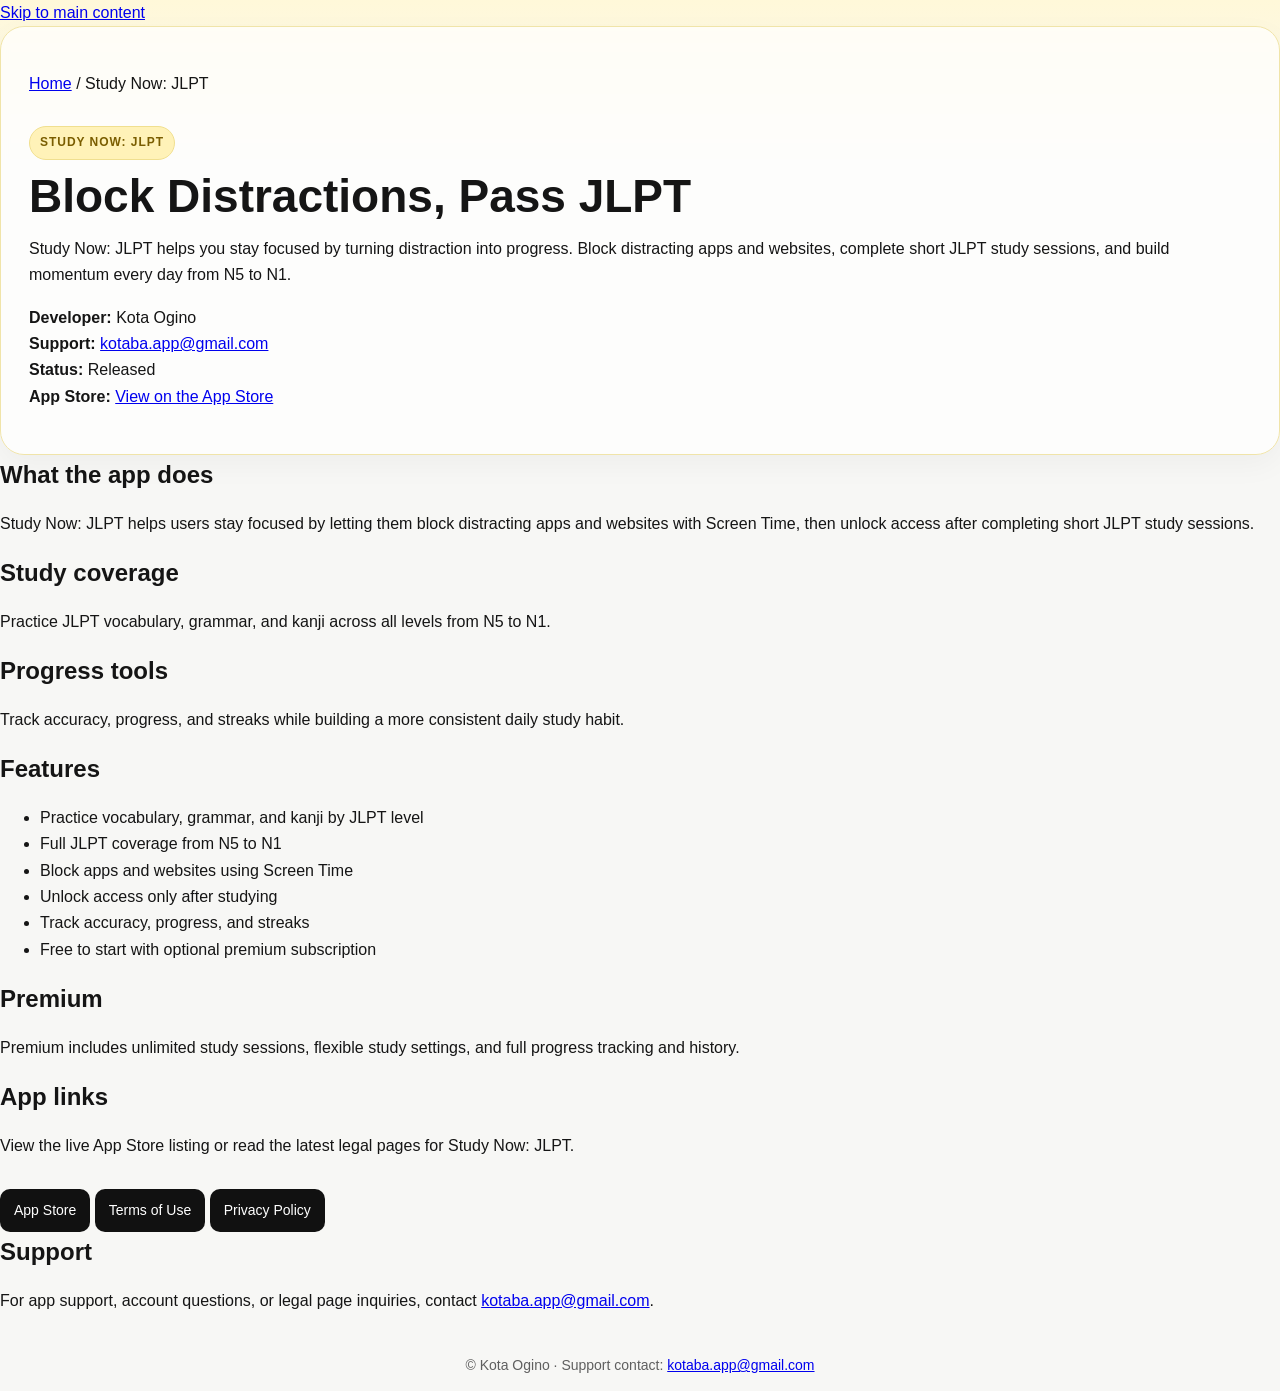
<file: study-now-jlpt.html>
<!DOCTYPE html>
<html lang="en">
<head>
  <meta charset="utf-8" />
  <meta name="viewport" content="width=device-width, initial-scale=1" />
  <title>Study Now: JLPT | App Support</title>
  <meta
    name="description"
    content="Support, legal pages, and app information for Study Now: JLPT."
  />
  <link rel="stylesheet" href="style.css" />
</head>
<body>
  <a class="skip-link" href="#main-content">Skip to main content</a>

  <header class="hero">
    <div class="container-narrow">
      <div class="hero-card">
        <p class="breadcrumbs"><a href="index.html">Home</a> / Study Now: JLPT</p>
        <p class="eyebrow">Study Now: JLPT</p>
        <h1>Block Distractions, Pass JLPT</h1>
        <p class="page-lead">
          Study Now: JLPT helps you stay focused by turning distraction into progress.
          Block distracting apps and websites, complete short JLPT study sessions,
          and build momentum every day from N5 to N1.
        </p>
        <p class="page-meta">
          <strong>Developer:</strong> Kota Ogino<br />
          <strong>Support:</strong> <a class="text-link" href="mailto:kotaba.app@gmail.com">kotaba.app@gmail.com</a><br />
          <strong>Status:</strong> Released<br />
          <strong>App Store:</strong>
          <a class="text-link" href="https://apps.apple.com/jp/app/study-now-jlpt/id6761749727?l=en-US">
            View on the App Store
          </a>
        </p>
      </div>
    </div>
  </header>

  <main id="main-content">
    <div class="container-narrow">
      <section class="section">
        <div class="stats-grid">
          <div class="content-card">
            <h2>What the app does</h2>
            <p>
              Study Now: JLPT helps users stay focused by letting them block distracting
              apps and websites with Screen Time, then unlock access after completing
              short JLPT study sessions.
            </p>
          </div>

          <div class="content-card">
            <h2>Study coverage</h2>
            <p>
              Practice JLPT vocabulary, grammar, and kanji across all levels from
              N5 to N1.
            </p>
          </div>

          <div class="content-card">
            <h2>Progress tools</h2>
            <p>
              Track accuracy, progress, and streaks while building a more consistent
              daily study habit.
            </p>
          </div>
        </div>
      </section>

      <section class="section">
        <div class="content-card">
          <h2>Features</h2>
          <ul>
            <li>Practice vocabulary, grammar, and kanji by JLPT level</li>
            <li>Full JLPT coverage from N5 to N1</li>
            <li>Block apps and websites using Screen Time</li>
            <li>Unlock access only after studying</li>
            <li>Track accuracy, progress, and streaks</li>
            <li>Free to start with optional premium subscription</li>
          </ul>
        </div>
      </section>

      <section class="section">
        <div class="content-card">
          <h2>Premium</h2>
          <p>
            Premium includes unlimited study sessions, flexible study settings,
            and full progress tracking and history.
          </p>
        </div>
      </section>

      <section class="section split-grid">
        <div class="callout">
          <h2>App links</h2>
          <p>
            View the live App Store listing or read the latest legal pages for
            Study Now: JLPT.
          </p>
          <div class="action-row">
            <a class="btn btn-primary" href="https://apps.apple.com/jp/app/study-now-jlpt/id6761749727?l=en-US">App Store</a>
            <a class="btn btn-ghost" href="study-now-jlpt-terms.html">Terms of Use</a>
            <a class="btn btn-ghost" href="study-now-jlpt-privacy.html">Privacy Policy</a>
          </div>
        </div>

        <div class="content-card">
          <h2>Support</h2>
          <p>
            For app support, account questions, or legal page inquiries, contact
            <a class="text-link" href="mailto:kotaba.app@gmail.com">kotaba.app@gmail.com</a>.
          </p>
        </div>
      </section>
    </div>
  </main>

  <footer class="footer">
    <div class="container-narrow">
      <p>
        © Kota Ogino · Support contact:
        <a class="text-link" href="mailto:kotaba.app@gmail.com">kotaba.app@gmail.com</a>
      </p>
    </div>
  </footer>
</body>
</html>
</file>
<file: style.css>
:root {
  --bg: #f7f7f5;
  --bg-accent: #fff8d9;
  --surface: #ffffff;
  --text: #151515;
  --muted: #5f5f5f;
  --line: #e8e5dc;
  --accent: #e9c64a;
  --accent-dark: #7a5d00;

  --shadow-soft: 0 8px 26px rgba(0,0,0,0.03);
  --shadow-card: 0 10px 30px rgba(0,0,0,0.04);

  --radius-xl: 24px;
  --radius-lg: 22px;

  --max: 900px;
}

/* Base */
body {
  margin: 0;
  font-family: -apple-system, BlinkMacSystemFont, "Segoe UI", Roboto, Helvetica, Arial, sans-serif;
  background: linear-gradient(180deg, var(--bg-accent) 0, var(--bg) 180px);
  color: var(--text);
  line-height: 1.65;
}

.container {
  max-width: var(--max);
  margin: 0 auto;
  padding: 32px 20px 60px;
}

/* Hero (match legal pages) */
.hero-card {
  background: rgba(255,255,255,0.72);
  backdrop-filter: blur(4px);
  border: 1px solid #f0e4a9;
  border-radius: var(--radius-xl);
  padding: 28px;
  box-shadow: var(--shadow-card);
}

.eyebrow {
  display: inline-block;
  font-size: 12px;
  letter-spacing: .08em;
  text-transform: uppercase;
  color: var(--accent-dark);
  background: #fff2b8;
  border: 1px solid #f0df8f;
  border-radius: 999px;
  padding: 6px 10px;
  margin-bottom: 12px;
  font-weight: 700;
}

h1 {
  margin: 0 0 8px;
  font-size: clamp(32px, 6vw, 46px);
  line-height: 1.05;
}

h2 {
  margin: 0 0 12px;
  font-size: 24px;
}

h3 {
  margin: 0;
  font-size: 18px;
}

.hero-copy,
.app-desc,
.app-tagline {
  color: var(--muted);
}

/* Grid */
.app-grid {
  display: grid;
  grid-template-columns: repeat(3,1fr);
  gap: 18px;
  margin-top: 24px;
}

/* Cards */
.app-card {
  background: var(--surface);
  border: 1px solid var(--line);
  border-radius: var(--radius-lg);
  padding: 22px;
  box-shadow: var(--shadow-soft);
  position: relative;
  overflow: hidden;
  transition: 0.2s;
}

.app-card:hover {
  transform: translateY(-2px);
}

.app-top {
  display: flex;
  gap: 12px;
  align-items: center;
}

.app-icon-image {
  width: 64px;
  height: 64px;
  border-radius: 18px;
}

/* Button (simpler like legal pages) */
.btn {
  display: inline-block;
  margin-top: 14px;
  padding: 10px 14px;
  border-radius: 10px;
  background: #111;
  color: white;
  text-decoration: none;
  font-size: 14px;
}

.btn:hover {
  background: #333;
}

/* Overlay */
.app-release-cover {
  position: absolute;
  inset: 0;
  z-index: 1;

  display: flex;
  align-items: center;
  justify-content: center;

  background: rgba(255,255,255,0.85);
  backdrop-filter: blur(4px);
}

/* Sections (match legal card style) */
.legal,
.privacy-card {
  background: var(--surface);
  border: 1px solid var(--line);
  border-radius: var(--radius-lg);
  padding: 28px;
  margin-top: 22px;
  box-shadow: var(--shadow-soft);
}

/* Footer */
.footer {
  text-align: center;
  margin-top: 40px;
  color: var(--muted);
  font-size: 14px;
}

/* Responsive */
@media (max-width: 900px) {
  .app-grid {
    grid-template-columns: repeat(2,1fr);
  }
}

@media (max-width: 640px) {
  .app-grid {
    grid-template-columns: 1fr;
  }

  .container {
    padding: 24px 16px 50px;
  }

  .app-card {
    padding: 18px;
  }

  .btn {
    width: 100%;
    text-align: center;
  }
}
</file>
